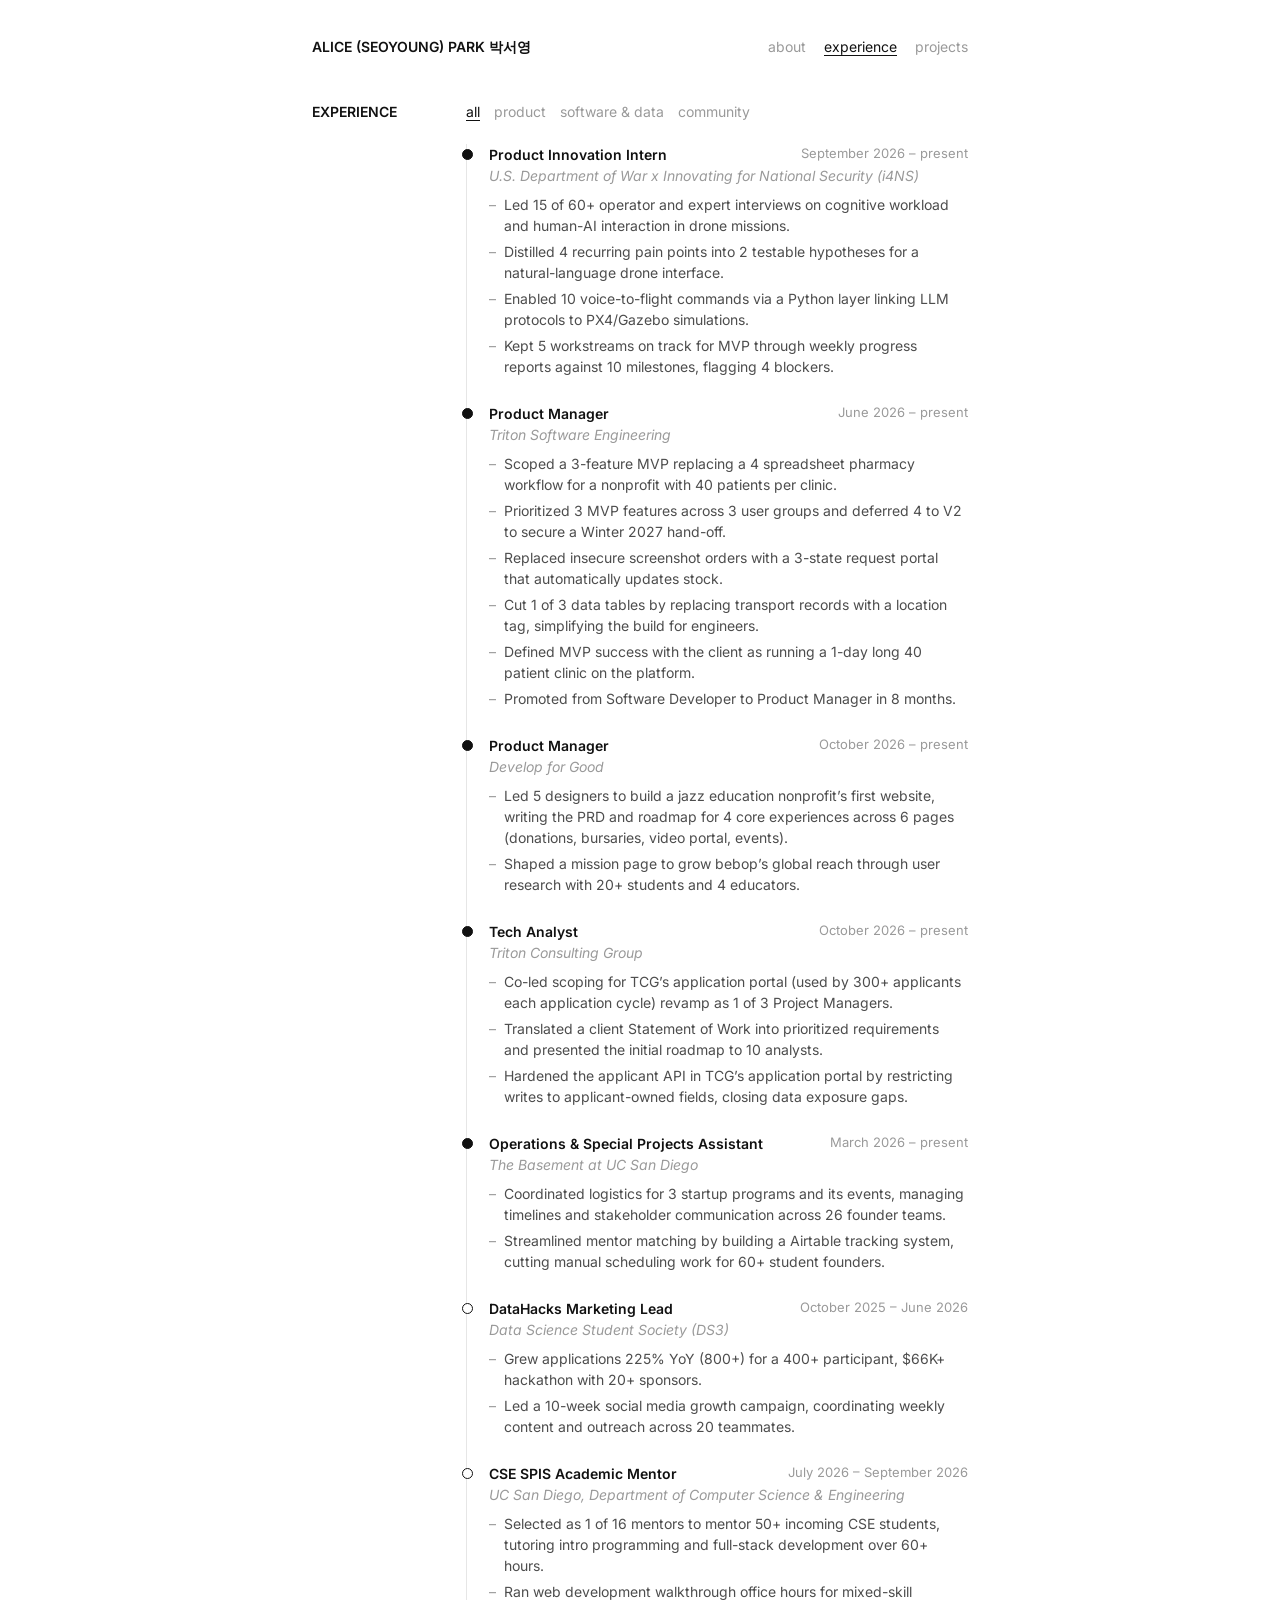
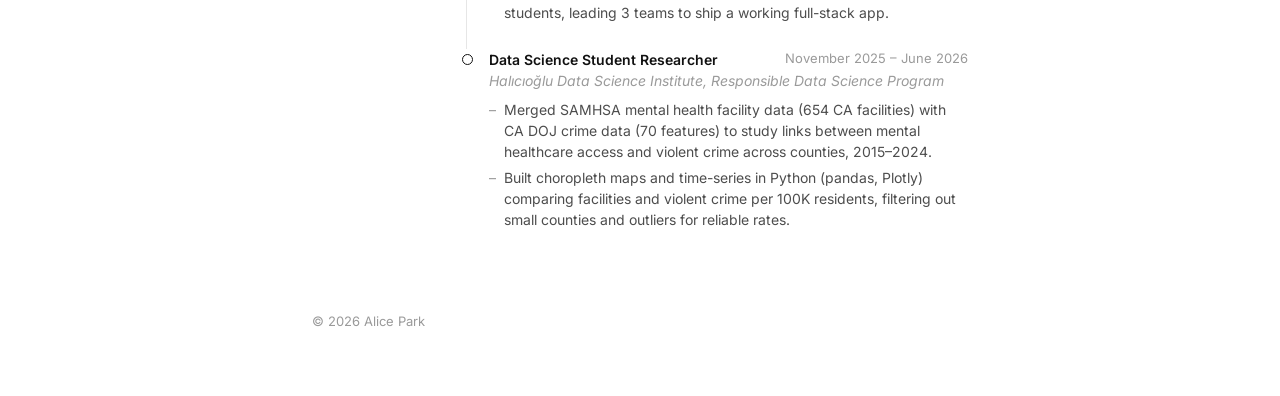
<file: experience.html>
<!DOCTYPE html>
<html lang="en">
<head>
  <meta charset="utf-8">
  <meta name="viewport" content="width=device-width, initial-scale=1">
  <meta name="color-scheme" content="light only">
  <title>experience | alice park</title>
  <meta name="description" content="data science @ ucsd | product & software">
  <link rel="preconnect" href="https://fonts.googleapis.com">
  <link rel="preconnect" href="https://fonts.gstatic.com" crossorigin>
  <link href="https://fonts.googleapis.com/css2?family=Inter:ital,wght@0,400;0,600;1,400&display=swap" rel="stylesheet">
  <link rel="stylesheet" href="style.css?v=7">
</head>
<body>
<main class="sheet">
  <nav class="bar">
    <a class="name" href="index.html">Alice (Seoyoung) Park 박서영</a>
    <div class="links"><a href="index.html">about</a>
      <a href="experience.html" class="on">experience</a>
      <a href="projects.html">projects</a></div>
  </nav>

  <div class="grid">
      <section id="experience">
        <h2>experience</h2>
        <div class="filters reveal">
          <button class="on" data-tag="all">all</button>
          <button data-tag="product">product</button>
          <button data-tag="technical">software & data</button>
          <button data-tag="community">community</button>
        </div>
        <!-- data-tags on each entry decides which filters it shows under. -->

        <div class="entry now reveal" data-tags="product technical">
          <div class="title">Product Innovation Intern</div>
          <div class="org">U.S. Department of War x Innovating for National Security (i4NS)</div>
          <div class="when">September 2026 – present</div>
          <p>Led 15 of 60+ operator and expert interviews on cognitive workload and human-AI interaction in drone missions.</p>
          <p>Distilled 4 recurring pain points into 2 testable hypotheses for a natural-language drone interface.</p>
          <p>Enabled 10 voice-to-flight commands via a Python layer linking LLM protocols to PX4/Gazebo simulations.</p>
          <p>Kept 5 workstreams on track for MVP through weekly progress reports against 10 milestones, flagging 4 blockers.</p>
        </div>

        <div class="entry now reveal" data-tags="product">
          <div class="title">Product Manager</div>
          <div class="org">Triton Software Engineering</div>
          <div class="when">June 2026 – present</div>
          <p>Scoped a 3-feature MVP replacing a 4 spreadsheet pharmacy workflow for a nonprofit with 40 patients per clinic.</p>
          <p>Prioritized 3 MVP features across 3 user groups and deferred 4 to V2 to secure a Winter 2027 hand-off.</p>
          <p>Replaced insecure screenshot orders with a 3-state request portal that automatically updates stock.</p>
          <p>Cut 1 of 3 data tables by replacing transport records with a location tag, simplifying the build for engineers.</p>
          <p>Defined MVP success with the client as running a 1-day long 40 patient clinic on the platform.</p>
          <p>Promoted from Software Developer to Product Manager in 8 months.</p>
        </div>

        <div class="entry now reveal" data-tags="product">
          <div class="title">Product Manager</div>
          <div class="org">Develop for Good</div>
          <div class="when">October 2026 – present</div>
          <p>Led 5 designers to build a jazz education nonprofit’s first website, writing the PRD and roadmap for 4 core experiences across 6 pages (donations, bursaries, video portal, events).</p>
          <p>Shaped a mission page to grow bebop’s global reach through user research with 20+ students and 4 educators.</p>
        </div>

        <div class="entry now reveal" data-tags="product technical">
          <div class="title">Tech Analyst</div>
          <div class="org">Triton Consulting Group</div>
          <div class="when">October 2026 – present</div>
          <p>Co-led scoping for TCG’s application portal (used by 300+ applicants each application cycle) revamp as 1 of 3 Project Managers.</p>
          <p>Translated a client Statement of Work into prioritized requirements and presented the initial roadmap to 10 analysts.</p>
          <p>Hardened the applicant API in TCG’s application portal by restricting writes to applicant-owned fields, closing data exposure gaps.</p>
        </div>

        <div class="entry now reveal" data-tags="community">
          <div class="title">Operations & Special Projects Assistant</div>
          <div class="org">The Basement at UC San Diego</div>
          <div class="when">March 2026 – present</div>
          <p>Coordinated logistics for 3 startup programs and its events, managing timelines and stakeholder communication across 26 founder teams.</p>
          <p>Streamlined mentor matching by building a Airtable tracking system, cutting manual scheduling work for 60+ student founders.</p>
        </div>


        <div class="entry reveal" data-tags="community">
          <div class="title">DataHacks Marketing Lead</div>
          <div class="org">Data Science Student Society (DS3)</div>
          <div class="when">October 2025 – June 2026</div>
          <p>Grew applications 225% YoY (800+) for a 400+ participant, $66K+ hackathon with 20+ sponsors.</p>
          <p>Led a 10-week social media growth campaign, coordinating weekly content and outreach across 20 teammates.</p>
        </div>

        <div class="entry reveal" data-tags="community technical">
          <div class="title">CSE SPIS Academic Mentor</div>
          <div class="org">UC San Diego, Department of Computer Science & Engineering</div>
          <div class="when">July 2026 – September 2026</div>
          <p>Selected as 1 of 16 mentors to mentor 50+ incoming CSE students, tutoring intro programming and full-stack development over 60+ hours.</p>
          <p>Ran web development walkthrough office hours for mixed-skill students, leading 3 teams to ship a working full-stack app.</p>
        </div>

        <div class="entry reveal" data-tags="technical">
          <div class="title">Data Science Student Researcher</div>
          <div class="org">Halıcıoğlu Data Science Institute, Responsible Data Science Program</div>
          <div class="when">November 2025 – June 2026</div>
          <p>Merged SAMHSA mental health facility data (654 CA facilities) with CA DOJ crime data (70 features) to study links between mental healthcare access and violent crime across counties, 2015–2024.</p>
          <p>Built choropleth maps and time-series in Python (pandas, Plotly) comparing facilities and violent crime per 100K residents, filtering out small counties and outliers for reliable rates.</p>
        </div>
      </section>
  </div>

  <footer>© 2026 Alice Park</footer>
</main>

<script src="script.js?v=3"></script>
</body>
</html>
</file>
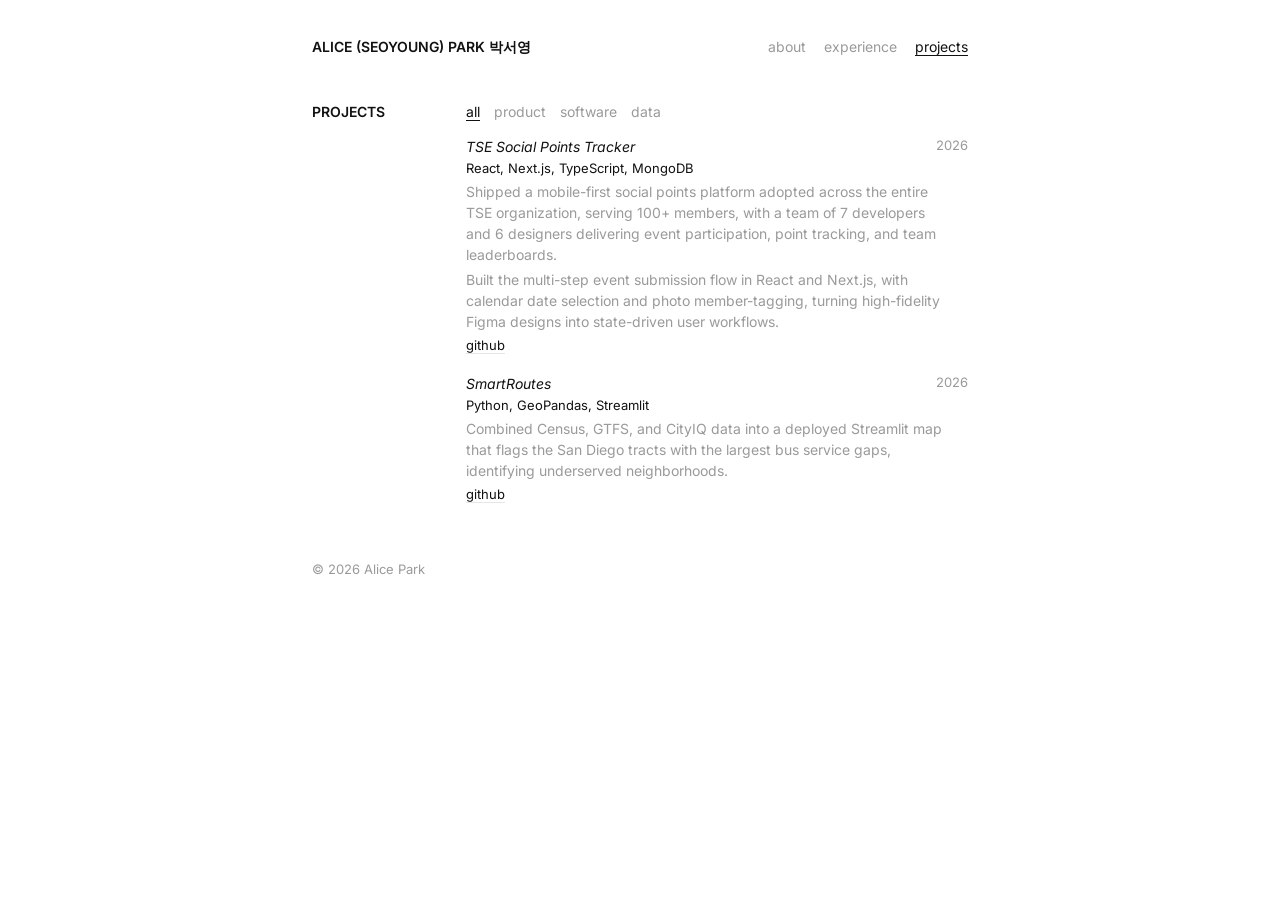
<file: projects.html>
<!DOCTYPE html>
<html lang="en">
<head>
  <meta charset="utf-8">
  <meta name="viewport" content="width=device-width, initial-scale=1">
  <meta name="color-scheme" content="light only">
  <title>projects | alice park</title>
  <meta name="description" content="data science @ ucsd | product & software">
  <link rel="preconnect" href="https://fonts.googleapis.com">
  <link rel="preconnect" href="https://fonts.gstatic.com" crossorigin>
  <link href="https://fonts.googleapis.com/css2?family=Inter:ital,wght@0,400;0,600;1,400&display=swap" rel="stylesheet">
  <link rel="stylesheet" href="style.css?v=7">
</head>
<body>
<main class="sheet">
  <nav class="bar">
    <a class="name" href="index.html">Alice (Seoyoung) Park 박서영</a>
    <div class="links"><a href="index.html">about</a>
      <a href="experience.html">experience</a>
      <a href="projects.html" class="on">projects</a></div>
  </nav>

  <div class="grid">
      <section id="projects">
        <h2>projects</h2>
        <div class="filters reveal">
          <button class="on" data-tag="all">all</button>
          <button data-tag="product">product</button>
          <button data-tag="software">software</button>
          <button data-tag="data">data</button>
        </div>

        <!-- To add a project: copy one .entry block. data-tags decides which filters it shows under.
             Replace REPO-NAME / LIVE-APP-URL with real links, or delete the <a> you don't need. -->
        <div class="entry reveal" data-tags="product software">
          <div class="title">TSE Social Points Tracker</div>
          <div class="when">2026</div>
          <div class="stack">React, Next.js, TypeScript, MongoDB</div>
          <p>Shipped a mobile-first social points platform adopted across the entire TSE organization, serving 100+ members, with a team of 7 developers and 6 designers delivering event participation, point tracking, and team leaderboards.</p>
          <p>Built the multi-step event submission flow in React and Next.js, with calendar date selection and photo member-tagging, turning high-fidelity Figma designs into state-driven user workflows.</p>
          <div class="repo"><a href="https://github.com/TritonSE/test-dev-project-SP26">github</a></div>
        </div>

        <div class="entry reveal" data-tags="data software">
          <div class="title">SmartRoutes</div>
          <div class="when">2026</div>
          <div class="stack">Python, GeoPandas, Streamlit</div>
          <p>Combined Census, GTFS, and CityIQ data into a deployed Streamlit map that flags the San Diego tracts with the largest bus service gaps, identifying underserved neighborhoods.</p>
          <div class="repo"><a href="https://github.com/Dhrutube/SmartRoutes">github</a>
        </div>
      </section>
  </div>

  <footer>© 2026 Alice Park</footer>
</main>

<script src="script.js?v=3"></script>
</body>
</html>
</file>
<file: style.css>
/* ---------- tokens: edit these to re-theme the whole site ---------- */
:root {
  color-scheme: light only;   /* always white, even if the device is in dark mode */
  --paper: #ffffff;
  --ink: #111111;
  --muted: #9a9a9a;       /* the grey used for secondary notes, like "(requires VPN)" */
  --line: #e6e6e6;
  --sans: "Inter", "Helvetica Neue", Helvetica, Arial, sans-serif;
  --sheet: 760px;         /* page width: one centered column */
}

/* ---------- base ---------- */
* { box-sizing: border-box; }
html { background: #ffffff; }
html { scroll-behavior: smooth; }
body {
  margin: 0;
  background: var(--paper);
  color: var(--ink);
  font: 400 15px/1.45 var(--sans);
  -webkit-font-smoothing: antialiased;
}
a { color: inherit; text-decoration: none; }
a:hover { text-decoration: underline; text-underline-offset: 3px; }
::selection { background: var(--ink); color: var(--paper); }
.muted { color: var(--muted); }

.sheet { max-width: var(--sheet); margin: 0 auto; padding: 56px 40px 80px; }

/* ---------- header: name top-left, photo top-right ---------- */
.top { display: grid; grid-template-columns: 1fr 180px; gap: 40px; align-items: start; margin-bottom: 72px; }
.top h1 { font: 600 17px/1.2 var(--sans); text-transform: uppercase; letter-spacing: .01em; margin: 0; }
.top .role { margin: 2px 0 28px; }
.top .bio { max-width: 30em; margin: 0; }
.top .bio + .bio { margin-top: 12px; }
.photo { aspect-ratio: 4 / 5; background: #ededed; overflow: hidden; margin: 0; }
.photo img { width: 100%; height: 100%; object-fit: cover; display: block; filter: grayscale(1); }

/* ---------- one centered column; each block = label left, content right ---------- */
.grid { display: flex; flex-direction: column; gap: 56px; }
.col { display: contents; }               /* lets sections from both wrappers sit in one column */
section { display: grid; grid-template-columns: 160px 1fr; column-gap: 32px; scroll-margin-top: 24px; }
section > * { grid-column: 2; }
section > h2 { grid-column: 1; grid-row: 1 / span 20; }
h2 { font: 600 15px/1.45 var(--sans); text-transform: uppercase; margin: 0; }
section > .entry:first-of-type, section > .lines, section > .pairs { margin-top: 0; }

/* reading order: change these numbers to rearrange sections */
#about { order: 1; } #education { order: 2; } #experience { order: 3; }
#projects { order: 4; } #skills { order: 5; } #links { order: 6; }

/* simple stacked lines, like "Figma (Advanced)" */
.lines { list-style: none; margin: 0; padding: 0; }

/* label/value pairs side by side, like the SKILLS columns */
.pairs { display: grid; grid-template-columns: 150px 1fr; gap: 6px 16px; margin: 0; }
.pairs dt { color: var(--muted); }
.pairs dd { margin: 0; }

/* ---------- entries: italic bullet title / org / date ---------- */
.entry { margin-top: 28px; }
.entry p + p { margin-top: 8px; }
.entry .title { font-style: italic; }
.entry p { margin: 4px 0 0; color: var(--muted); max-width: 34em; }
.entry .when { color: var(--ink); }

/* ---------- project filter: plain text toggles ---------- */
.filters { display: flex; gap: 14px; margin: 0 0 -4px; }
.filters button { font: inherit; background: none; border: 0; padding: 0; color: var(--muted); cursor: pointer; }
.filters button:hover { color: var(--ink); }
.filters button.on { color: var(--ink); text-decoration: underline; text-underline-offset: 3px; }
.entry.hide { display: none; }


/* ---------- off the clock: photo trail, magazine-spread style ---------- */
/* the section breaks out of the 760px column to a wider "spread" */
.trail { display: block; width: min(1100px, calc(100vw - 48px)); margin: 120px 0 0 50%; translate: -50% 0; }
.trail h2 { margin-bottom: 8px; }
.trail .intro { color: var(--muted); max-width: 30em; margin: 0 0 24px; }
.map { position: relative; aspect-ratio: 1100 / 400; }
.map svg { position: absolute; inset: 0; width: 100%; height: 100%; overflow: visible; }
.map path { fill: none; stroke: var(--ink); stroke-width: 1.2; vector-effect: non-scaling-stroke;
  stroke-dasharray: 1; stroke-dashoffset: 1; transition: stroke-dashoffset 2.4s ease .2s; }
.trail.in .map path { stroke-dashoffset: 0; }

/* each stop sits at an (x, y) point on the 1100 x 560 drawing */
.stop { position: absolute; width: 8.5%; left: calc(var(--x) * 100% / 1100); top: calc(var(--y) * 100% / 400);
  translate: -50% -112%; margin: 0; }
.stop.below { translate: -50% 12%; }
.stop .pic { aspect-ratio: 1; background: #ededed; overflow: hidden; }
.stop img { width: 100%; height: 100%; object-fit: cover; display: block; }
.num { display: inline-grid; place-items: center; width: 17px; height: 17px; border-radius: 50%;
  background: var(--ink); color: var(--paper); font: 600 10px/1 var(--sans); flex: none; }
.stop .num { position: absolute; right: -8px; bottom: -8px; }
.stop.below .num { top: -8px; bottom: auto; }

.captions { list-style: none; padding: 0; margin: 40px 0 0; columns: 2; column-gap: 64px; }
.captions li { display: flex; gap: 10px; break-inside: avoid; margin-bottom: 14px; }

@media (max-width: 640px) {
  .trail { width: auto; margin-left: 0; translate: none; }
  .map { aspect-ratio: auto; display: grid; grid-template-columns: repeat(3, 1fr); gap: 16px; }
  .map svg { display: none; }
  .stop, .stop.below { position: relative; left: auto; top: auto; width: auto; translate: none; }
  .stop .num, .stop.below .num { top: 6px; left: 6px; right: auto; bottom: auto; }
  .captions { columns: 1; }
  .story .map { display: none; }
  .chapters { margin-top: 12px; border-left: 1px solid var(--ink); padding-left: 0; }
  .story .chapters { margin-left: 9px; }
  .chapters li { margin-left: -9px; margin-bottom: 12px; }
  .trail .map { margin-top: 12px; }
}

footer { margin-top: 96px; color: var(--muted); font-size: 13px; }

/* gentle fade-in on scroll */
.reveal { opacity: 0; transform: translateY(6px); transition: opacity .6s ease, transform .6s ease; }
.reveal.in { opacity: 1; transform: none; }
@media (prefers-reduced-motion: reduce) { .reveal { opacity: 1; transform: none; transition: none; } html { scroll-behavior: auto; } }

/* ---------- compact pass + page nav (overrides the spacing above) ---------- */
:root { --sheet: 720px; }
body { font-size: 14px; line-height: 1.5; }
.sheet { padding: 36px 32px 64px; }

.bar { display: flex; justify-content: space-between; align-items: baseline; gap: 16px; margin-bottom: 44px; }
.bar .name { font-weight: 600; text-transform: uppercase; text-decoration: none; }
.bar .links { display: flex; flex-wrap: wrap; }
.bar .links a + a { margin-left: 18px; }
.bar .links a { color: var(--muted); }
.bar .links a:hover, .bar .links a.on { color: var(--ink); text-decoration: underline; text-underline-offset: 3px; }

.top { grid-template-columns: 1fr 140px; gap: 32px; margin-bottom: 48px; }
.top .role { margin: 0 0 14px; }
.top .bio + .bio { margin-top: 8px; }

.grid { gap: 36px; }
section { grid-template-columns: 130px 1fr; column-gap: 24px; }
h2 { font-size: 14px; line-height: 1.5; }
.pairs { grid-template-columns: 150px 1fr; gap: 3px 16px; }

/* entries: title + date on one line, org under, bullets below */
.entry { display: grid; grid-template-columns: 1fr auto; column-gap: 16px; margin-top: 18px; }
section > .entry:first-of-type, .filters + .entry { margin-top: 0; }
.filters { margin: 0 0 14px; }
.entry .title { grid-column: 1; grid-row: 1; }
.entry .when { grid-column: 2; grid-row: 1; padding-left: 0; color: var(--muted); white-space: nowrap; font-size: 13px; }
.entry .org, .entry p { grid-column: 1 / -1; }
.entry p { margin-top: 2px; }
.entry p + p { margin-top: 4px; }

.trail { margin-top: 72px; }
footer { margin-top: 56px; }

/* project meta: tech stack + repo links */
.entry .stack { grid-column: 1 / -1; font-size: 13px; margin-top: 2px; }
.entry .repo { grid-column: 1 / -1; display: flex; gap: 14px; margin-top: 4px; font-size: 13px; }
.entry .repo a { text-decoration: underline; text-underline-offset: 3px; text-decoration-color: var(--line); }
.entry .repo a:hover { text-decoration-color: currentColor; }

/* snapshots: compact, inside the page column like the other sections */
.trail { display: grid; width: auto; margin: 36px 0 0; translate: none; }
.trail > h2 { grid-row: 1; margin: 0; }
.trail .intro { margin: 0; }
.trail .map, .trail .captions { grid-column: 1 / -1; }
@media (min-width: 641px) {
  .trail .map { margin-top: 28px; }
  .stop { width: 12%; }
  .stop .num { right: -7px; bottom: -7px; }
  .stop.below .num { top: -7px; bottom: auto; }
}
.captions { margin: 20px 0 0; column-gap: 32px; font-size: 13px; }
.captions li { gap: 8px; margin-bottom: 6px; }

/* how i got here: dots on the line, chapters below */
.story .map { aspect-ratio: 1100 / 330; }
.beat { position: absolute; left: calc(var(--x) * 100% / 1100); top: calc(var(--y) * 100% / 400); translate: -50% -50%; }
.beat .num { display: grid; }
.beat .yr { position: absolute; bottom: 24px; left: 50%; translate: -50% 0; font-size: 12px; color: var(--muted); white-space: nowrap; }
.chapters li { line-height: 1.5; }
.chapters .yr { font-weight: 600; margin-right: 4px; }
.story .map path { transition-duration: 1.8s; }

/* ---------- experience page: timeline rail, company first, easier-to-read bullets ---------- */
#experience .entry { position: relative; margin-top: 0; padding: 0 0 26px 22px; border-left: 1px solid var(--line); }
#experience .entry:last-of-type { border-left-color: transparent; }
#experience .entry::before { content: ""; position: absolute; left: -5px; top: 5px; width: 9px; height: 9px;
  border-radius: 50%; background: var(--paper); border: 1px solid var(--ink); }
#experience .entry.now::before { background: var(--ink); }
#experience .entry .title { grid-column: 1; grid-row: 1; font-style: normal; font-weight: 600; }
#experience .entry .when { grid-column: 2; grid-row: 1; }
#experience .entry .org { grid-column: 1 / -1; grid-row: 2; color: var(--muted); font-style: italic; }
#experience .entry p { color: #4d4d4d; margin-top: 6px; }
#experience .entry p:first-of-type { margin-top: 8px; }
#experience .entry p + p { margin-top: 5px; }
#experience .entry p::before { content: "–"; color: var(--muted); margin-right: 8px; }
#experience .entry p { padding-left: 15px; text-indent: -15px; }
#experience .filters { margin-bottom: 22px; }

/* ---------- phone ---------- */
@media (max-width: 640px) {
  .sheet { padding: 24px 20px 48px; }
  .bar { flex-direction: column; gap: 6px; margin-bottom: 28px; }
  .entry .when { grid-column: 1 / -1; grid-row: auto; }
  #experience .entry .title { grid-column: 1 / -1; grid-row: 1; }
  #experience .entry .org { grid-column: 1 / -1; grid-row: 2; }
  #experience .entry .when { grid-column: 1 / -1; grid-row: 3; }
  .top { grid-template-columns: 1fr 100px; gap: 20px; margin-bottom: 48px; }
  .top .bio { grid-column: 1 / -1; }
  section { grid-template-columns: 1fr; }
  section > *, section > h2 { grid-column: 1; grid-row: auto; }
  section > h2 { margin-bottom: 8px; }
  .pairs { grid-template-columns: 1fr; gap: 0; }
  .pairs dd { margin-bottom: 8px; }
}
</file>
